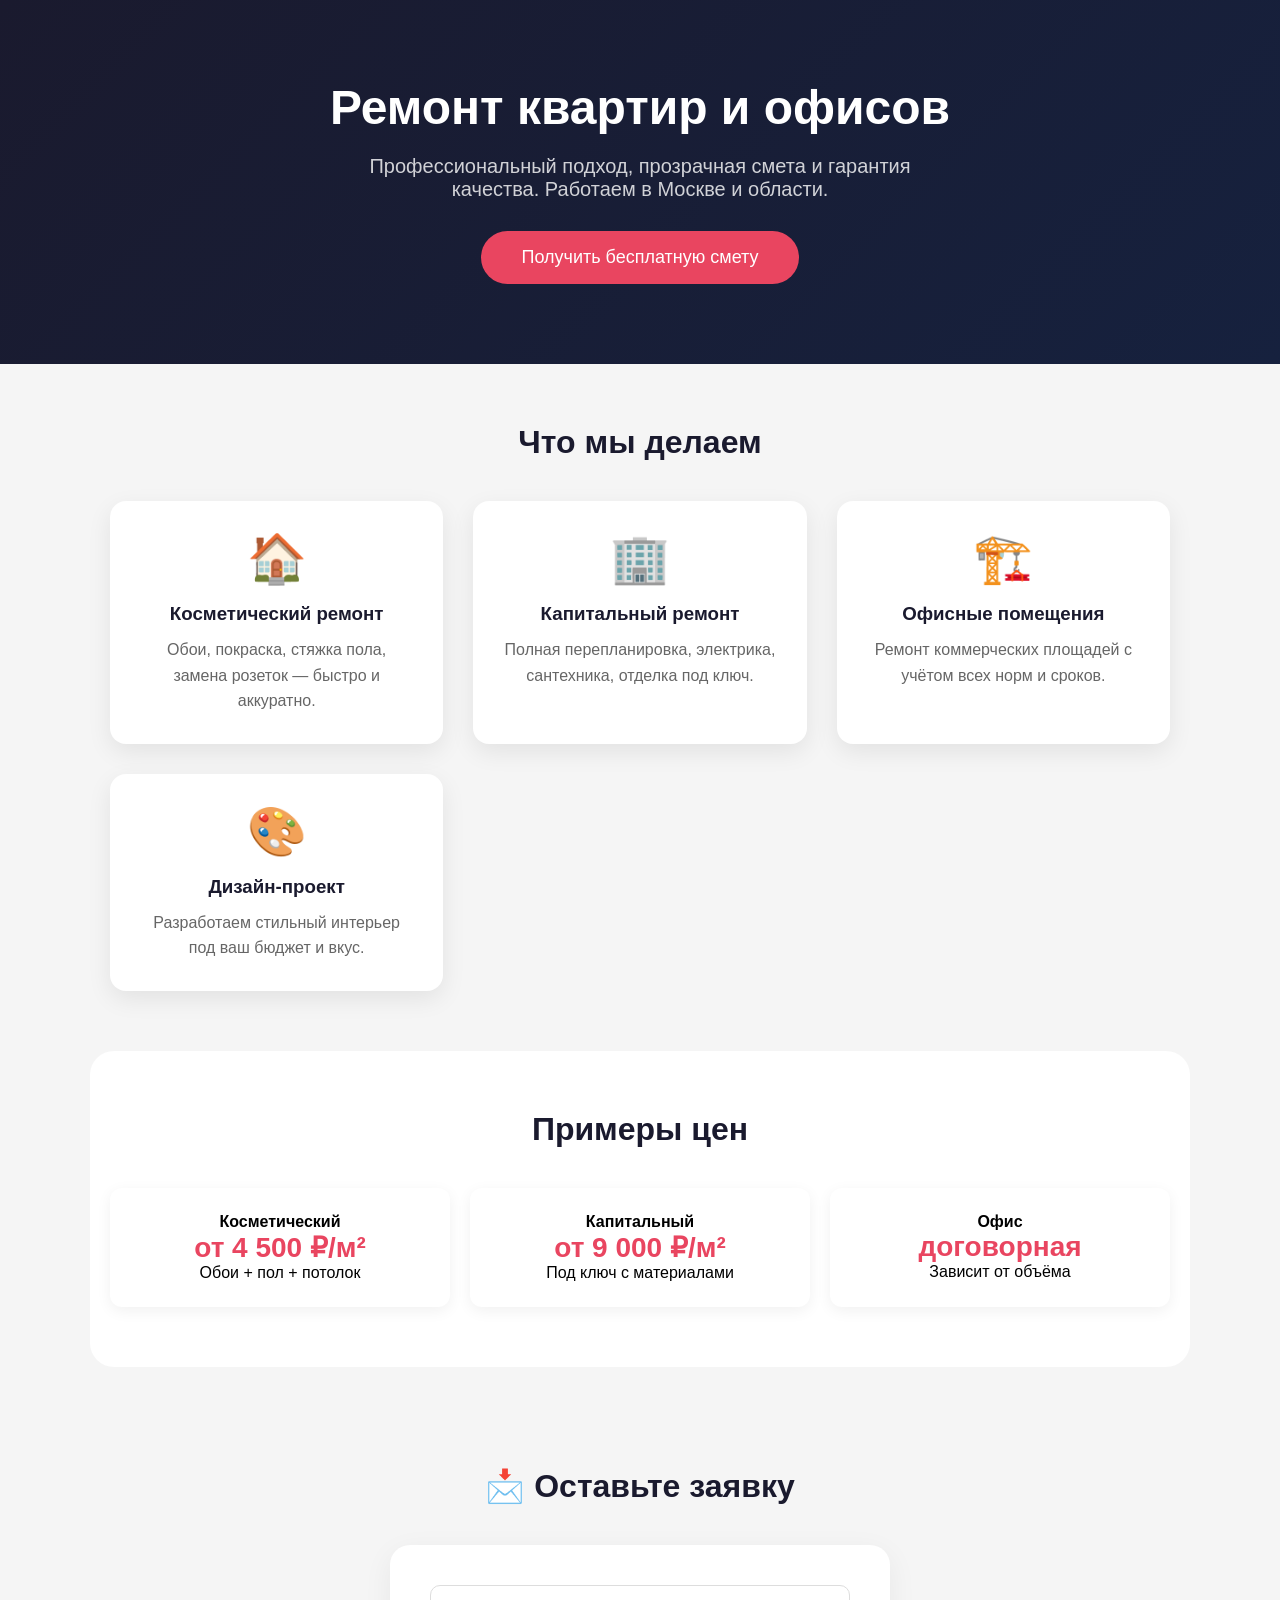
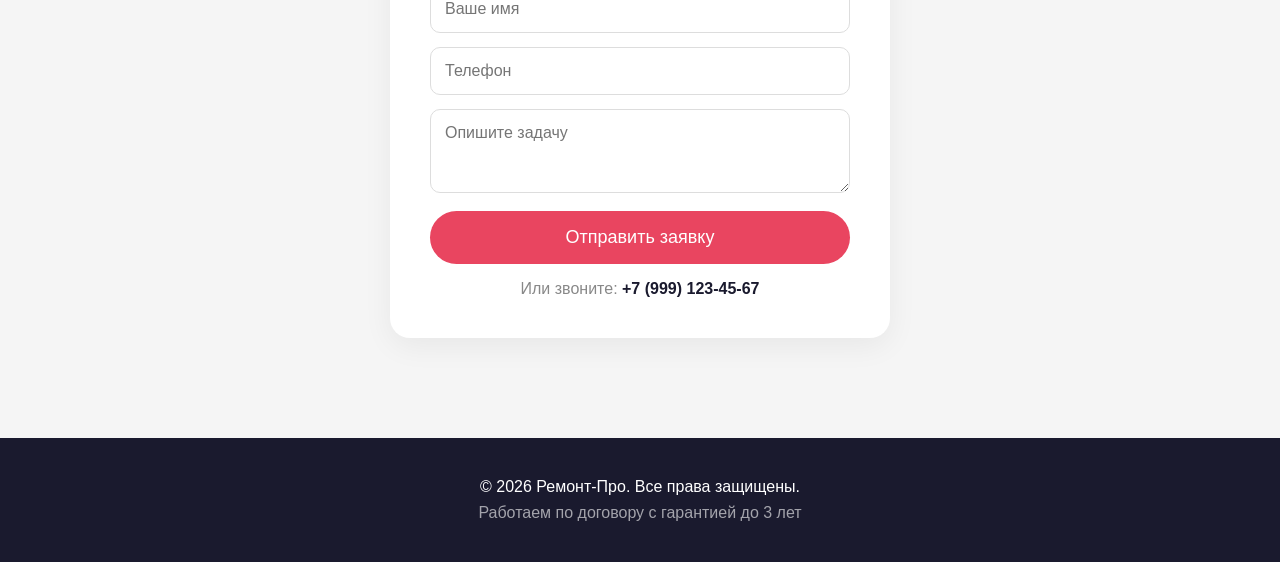
<file: index.html>
<!DOCTYPE html>
<html lang="ru">
<head>
    <meta charset="UTF-8" />
    <meta name="viewport" content="width=device-width, initial-scale=1.0" />
    <title>Ремонт квартир и офисов</title>
    <link rel="stylesheet" href="style.css" />
</head>
<body>

<div id="app">
    <div class="hero">
        <h1 id="heroTitle">Ремонт квартир и офисов</h1>
        <p id="heroDesc">Профессиональный подход, прозрачная смета и гарантия качества. Работаем в Москве и области.</p>
        <a href="#contact" class="btn" id="heroBtn">Получить бесплатную смету</a>
    </div>

    <div class="container">
        <h2 class="section-title">Что мы делаем</h2>
        <div class="grid" id="servicesGrid"></div>
    </div>

    <div class="container" style="background: #fff; border-radius: 24px; margin-bottom: 40px;">
        <h2 class="section-title">Примеры цен</h2>
        <div class="price-grid" id="pricesGrid"></div>
    </div>

    <div class="container" id="contact">
        <h2 class="section-title">📩 Оставьте заявку</h2>
        <div class="form-box">
            <form>
                <input type="text" placeholder="Ваше имя" />
                <input type="tel" placeholder="Телефон" />
                <textarea placeholder="Опишите задачу" rows="3"></textarea>
                <button type="submit" class="btn">Отправить заявку</button>
            </form>
            <p style="text-align:center; margin-top:16px; color:#888;">Или звоните: <strong style="color:#1a1a2e;" id="phoneDisplay">+7 (999) 123-45-67</strong></p>
        </div>
    </div>

    <div class="footer">
        <p>© 2026 <span id="footerName">Ремонт-Про</span>. Все права защищены.</p>
        <p style="margin-top:8px; opacity:0.6;">Работаем по договору с гарантией до 3 лет</p>
    </div>
</div>

<script src="main.js"></script>
</body>
</html>
</file>
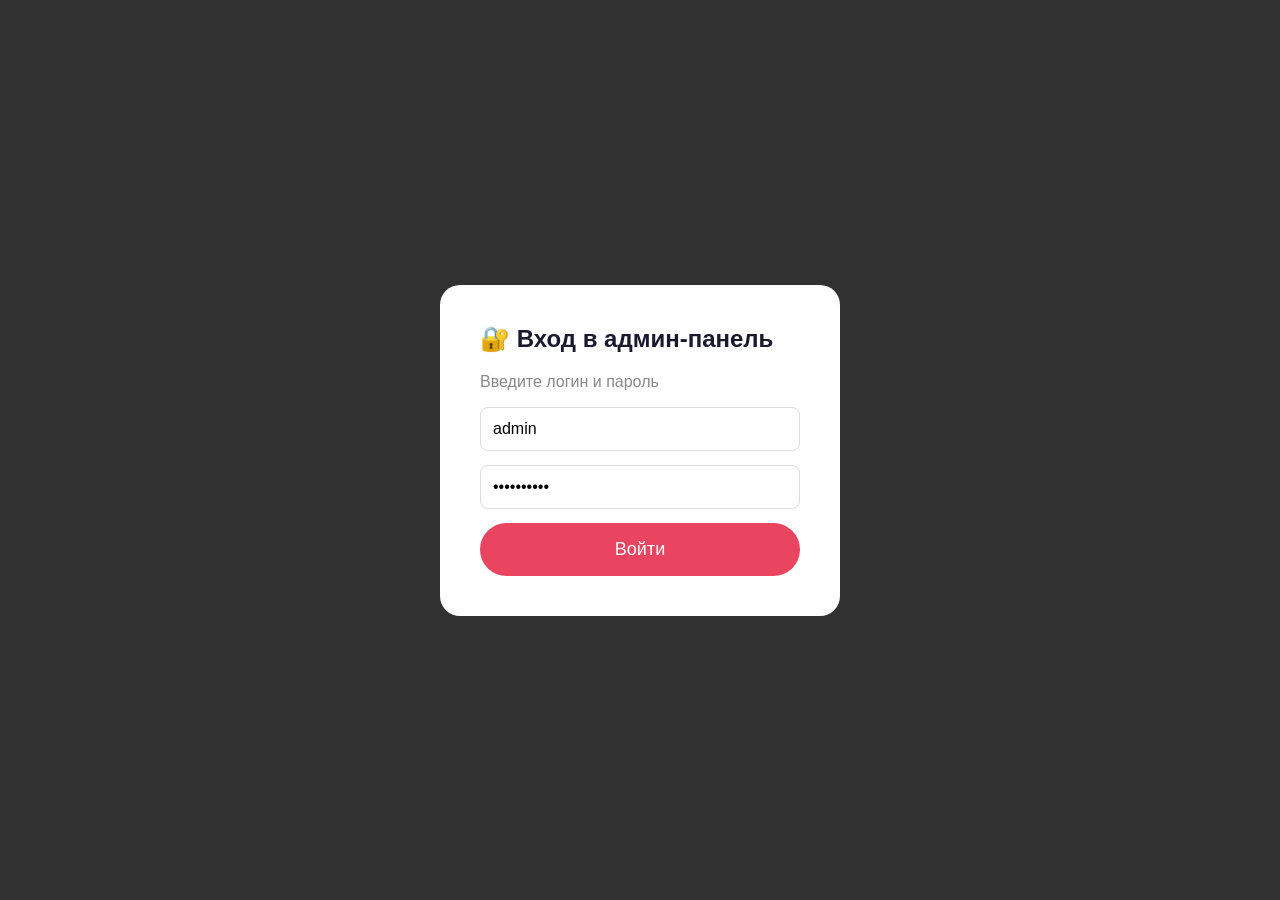
<file: admin.html>
<!DOCTYPE html>
<html lang="ru">
<head>
    <meta charset="UTF-8" />
    <meta name="viewport" content="width=device-width, initial-scale=1.0" />
    <title>Админ-панель — Ремонт</title>
    <link rel="stylesheet" href="style.css" />
    <style>
        /* ===== ДОПОЛНИТЕЛЬНЫЕ СТИЛИ ДЛЯ АДМИНКИ ===== */
        .admin-wrap {
            background: #1a1a2e;
            padding: 30px 20px;
            min-height: 100vh;
        }
        .admin-container {
            max-width: 900px;
            margin: 0 auto;
            background: white;
            border-radius: 20px;
            padding: 40px;
            box-shadow: 0 20px 60px rgba(0, 0, 0, 0.5);
        }
        .admin-container h1 {
            color: #1a1a2e;
            margin-bottom: 8px;
        }
        .sub {
            color: #888;
            margin-bottom: 30px;
        }
        .block {
            background: #f8f8f8;
            border-radius: 12px;
            padding: 24px;
            margin-bottom: 24px;
            border-left: 4px solid #e94560;
        }
        .block h2 {
            font-size: 18px;
            color: #1a1a2e;
            margin-bottom: 16px;
        }
        .field {
            margin-bottom: 14px;
        }
        .field label {
            display: block;
            font-weight: 600;
            font-size: 14px;
            color: #333;
            margin-bottom: 4px;
        }
        .field input,
        .field textarea {
            width: 100%;
            padding: 10px 14px;
            border: 1px solid #ddd;
            border-radius: 8px;
            font-size: 14px;
        }
        .field textarea {
            resize: vertical;
            min-height: 60px;
        }
        .btn-save {
            background: #1a1a2e;
            margin-top: 10px;
        }
        .btn-save:hover {
            background: #2a2a4e;
        }
        .btn-danger {
            background: #dc3545;
        }
        .btn-danger:hover {
            background: #b02a37;
        }
        .btn-sm {
            padding: 6px 16px;
            font-size: 13px;
        }
        .status {
            background: #d4edda;
            color: #155724;
            padding: 12px 20px;
            border-radius: 10px;
            margin-bottom: 20px;
            display: none;
        }
        .status.show {
            display: block;
        }
        .grid-2 {
            display: grid;
            grid-template-columns: 1fr 1fr;
            gap: 14px;
        }
        @media (max-width: 600px) {
            .grid-2 {
                grid-template-columns: 1fr;
            }
        }
        .service-item,
        .price-item {
            background: white;
            border-radius: 10px;
            padding: 16px;
            margin-bottom: 12px;
            border: 1px solid #e0e0e0;
            position: relative;
        }
        .service-item .remove-btn,
        .price-item .remove-btn {
            position: absolute;
            top: 10px;
            right: 10px;
        }
        .login-overlay {
            position: fixed;
            top: 0;
            left: 0;
            right: 0;
            bottom: 0;
            background: rgba(0, 0, 0, 0.8);
            display: flex;
            align-items: center;
            justify-content: center;
            z-index: 9999;
        }
        .login-box {
            background: white;
            padding: 40px;
            border-radius: 20px;
            max-width: 400px;
            width: 100%;
        }
        .login-box h2 {
            margin-bottom: 20px;
            color: #1a1a2e;
        }
        .login-box input {
            width: 100%;
            padding: 12px;
            border: 1px solid #ddd;
            border-radius: 8px;
            margin-bottom: 14px;
            font-size: 16px;
        }
        .login-box .error {
            color: #dc3545;
            font-size: 14px;
            margin-bottom: 10px;
            display: none;
        }
        .hidden {
            display: none;
        }
        .img-preview {
            max-width: 80px;
            max-height: 80px;
            border-radius: 8px;
            margin-top: 6px;
            border: 2px solid #ddd;
        }
        .file-input-wrapper {
            display: flex;
            gap: 10px;
            align-items: center;
            flex-wrap: wrap;
        }
        .file-input-wrapper input[type="file"] {
            flex: 1;
        }
        .admin-top {
            display: flex;
            justify-content: space-between;
            align-items: center;
            flex-wrap: wrap;
            margin-bottom: 10px;
        }
    </style>
</head>
<body>

<!-- ЛОГИН -->
<div class="login-overlay" id="loginOverlay">
    <div class="login-box">
        <h2>🔐 Вход в админ-панель</h2>
        <p style="color:#888; margin-bottom:16px;">Введите логин и пароль</p>
        <div class="error" id="loginError">Неверный логин или пароль</div>
        <input type="text" id="loginUser" placeholder="Логин" value="admin" />
        <input type="password" id="loginPass" placeholder="Пароль" value="remont2026" />
        <button class="btn" style="width:100%;" onclick="doLogin()">Войти</button>
    </div>
</div>

<!-- АДМИНКА -->
<div id="adminPanel" class="hidden">
    <div class="admin-wrap">
        <div class="admin-container">
            <div class="admin-top">
                <h1>🔧 Админ-панель</h1>
                <button class="btn btn-danger btn-sm" onclick="doLogout()">🚪 Выйти</button>
            </div>
            <p class="sub">Редактирование контента сайта «Ремонт квартир и офисов»</p>

            <div id="status" class="status">✅ Данные сохранены</div>

            <!-- ШАПКА -->
            <div class="block">
                <h2>📌 Шапка сайта</h2>
                <div class="field">
                    <label>Заголовок H1</label>
                    <input type="text" id="heroTitle" value="Ремонт квартир и офисов" />
                </div>
                <div class="field">
                    <label>Описание под заголовком</label>
                    <textarea id="heroDesc">Профессиональный подход, прозрачная смета и гарантия качества. Работаем в Москве и области.</textarea>
                </div>
                <div class="field">
                    <label>Текст на кнопке</label>
                    <input type="text" id="heroBtn" value="Получить бесплатную смету" />
                </div>
            </div>

            <!-- УСЛУГИ -->
            <div class="block">
                <h2>🛠️ Услуги</h2>
                <div id="servicesContainer"></div>
                <button class="btn btn-sm" onclick="addService()">➕ Добавить услугу</button>
            </div>

            <!-- ЦЕНЫ -->
            <div class="block">
                <h2>💰 Цены</h2>
                <div id="pricesContainer"></div>
                <button class="btn btn-sm" onclick="addPrice()">➕ Добавить цену</button>
            </div>

            <!-- КОНТАКТЫ -->
            <div class="block">
                <h2>📞 Контакты</h2>
                <div class="field">
                    <label>Телефон</label>
                    <input type="text" id="phone" value="+7 (999) 123-45-67" />
                </div>
                <div class="field">
                    <label>Название компании в подвале</label>
                    <input type="text" id="footerName" value="Ремонт-Про" />
                </div>
            </div>

            <button class="btn btn-save" onclick="saveAll()">💾 Сохранить все изменения</button>
        </div>
    </div>
</div>

<script src="admin.js"></script>
</body>
</html>
</file>
<file: style.css>
/* ===== ОБЩИЕ СТИЛИ ===== */
* {
    margin: 0;
    padding: 0;
    box-sizing: border-box;
    font-family: 'Segoe UI', Tahoma, Geneva, Verdana, sans-serif;
}

body {
    background: #f5f5f5;
}

/* ===== ШАПКА (HERO) ===== */
.hero {
    background: linear-gradient(135deg, #1a1a2e, #16213e);
    color: white;
    text-align: center;
    padding: 80px 20px;
}

.hero h1 {
    font-size: 48px;
    margin-bottom: 20px;
}

.hero p {
    font-size: 20px;
    opacity: 0.8;
    max-width: 600px;
    margin: 0 auto 30px;
}

.btn {
    background: #e94560;
    color: white;
    padding: 16px 40px;
    border: none;
    border-radius: 50px;
    font-size: 18px;
    cursor: pointer;
    text-decoration: none;
    display: inline-block;
    transition: 0.3s;
}

.btn:hover {
    background: #c73652;
    transform: scale(1.05);
}

/* ===== КОНТЕЙНЕРЫ ===== */
.container {
    max-width: 1100px;
    margin: 0 auto;
    padding: 60px 20px;
}

.section-title {
    text-align: center;
    font-size: 32px;
    margin-bottom: 40px;
    color: #1a1a2e;
}

/* ===== СЕТКА УСЛУГ ===== */
.grid {
    display: grid;
    grid-template-columns: repeat(auto-fit, minmax(280px, 1fr));
    gap: 30px;
}

.card {
    background: white;
    border-radius: 16px;
    padding: 30px;
    box-shadow: 0 8px 25px rgba(0, 0, 0, 0.08);
    text-align: center;
    transition: 0.3s;
}

.card:hover {
    transform: translateY(-8px);
    box-shadow: 0 12px 35px rgba(0, 0, 0, 0.15);
}

.card .icon {
    font-size: 48px;
    margin-bottom: 16px;
}

.card img {
    width: 80px;
    height: 80px;
    object-fit: cover;
    border-radius: 50%;
    margin-bottom: 16px;
    border: 3px solid #e94560;
}

.card h3 {
    margin-bottom: 12px;
    color: #1a1a2e;
}

.card p {
    color: #666;
    line-height: 1.6;
}

/* ===== ЦЕНЫ ===== */
.price-grid {
    display: grid;
    grid-template-columns: repeat(auto-fit, minmax(200px, 1fr));
    gap: 20px;
}

.price-item {
    background: white;
    border-radius: 12px;
    padding: 25px;
    text-align: center;
    box-shadow: 0 4px 15px rgba(0, 0, 0, 0.06);
}

.price-item .cost {
    font-size: 28px;
    color: #e94560;
    font-weight: bold;
}

/* ===== ФОРМА ===== */
.form-box {
    max-width: 500px;
    margin: 0 auto;
    background: white;
    padding: 40px;
    border-radius: 20px;
    box-shadow: 0 8px 30px rgba(0, 0, 0, 0.06);
}

.form-box input,
.form-box textarea {
    width: 100%;
    padding: 14px;
    border: 1px solid #ddd;
    border-radius: 10px;
    margin-bottom: 14px;
    font-size: 16px;
}

.form-box .btn {
    width: 100%;
}

/* ===== ПОДВАЛ ===== */
.footer {
    background: #1a1a2e;
    color: white;
    text-align: center;
    padding: 40px 20px;
    margin-top: 40px;
}

.footer a {
    color: #e94560;
    text-decoration: none;
}

/* ===== АДАПТИВ ===== */
@media (max-width: 600px) {
    .hero h1 {
        font-size: 30px;
    }
}
</file>
